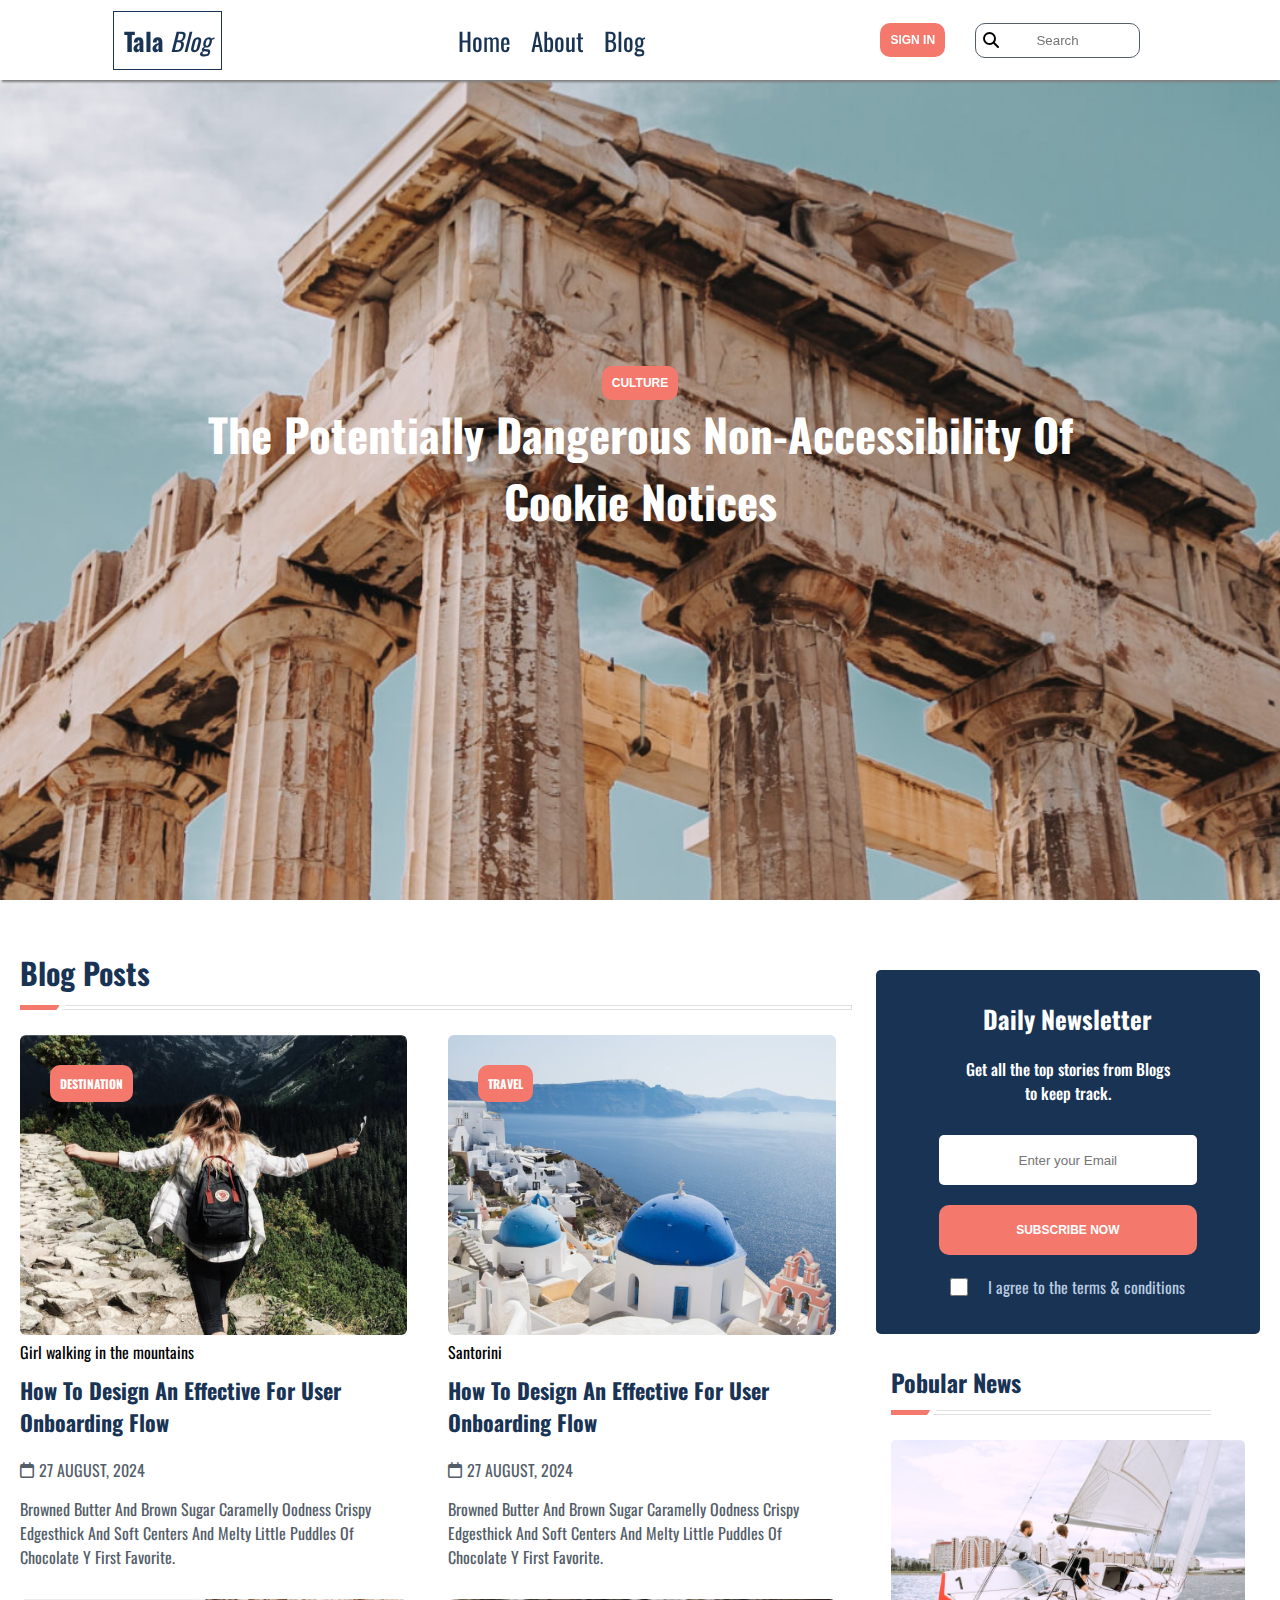
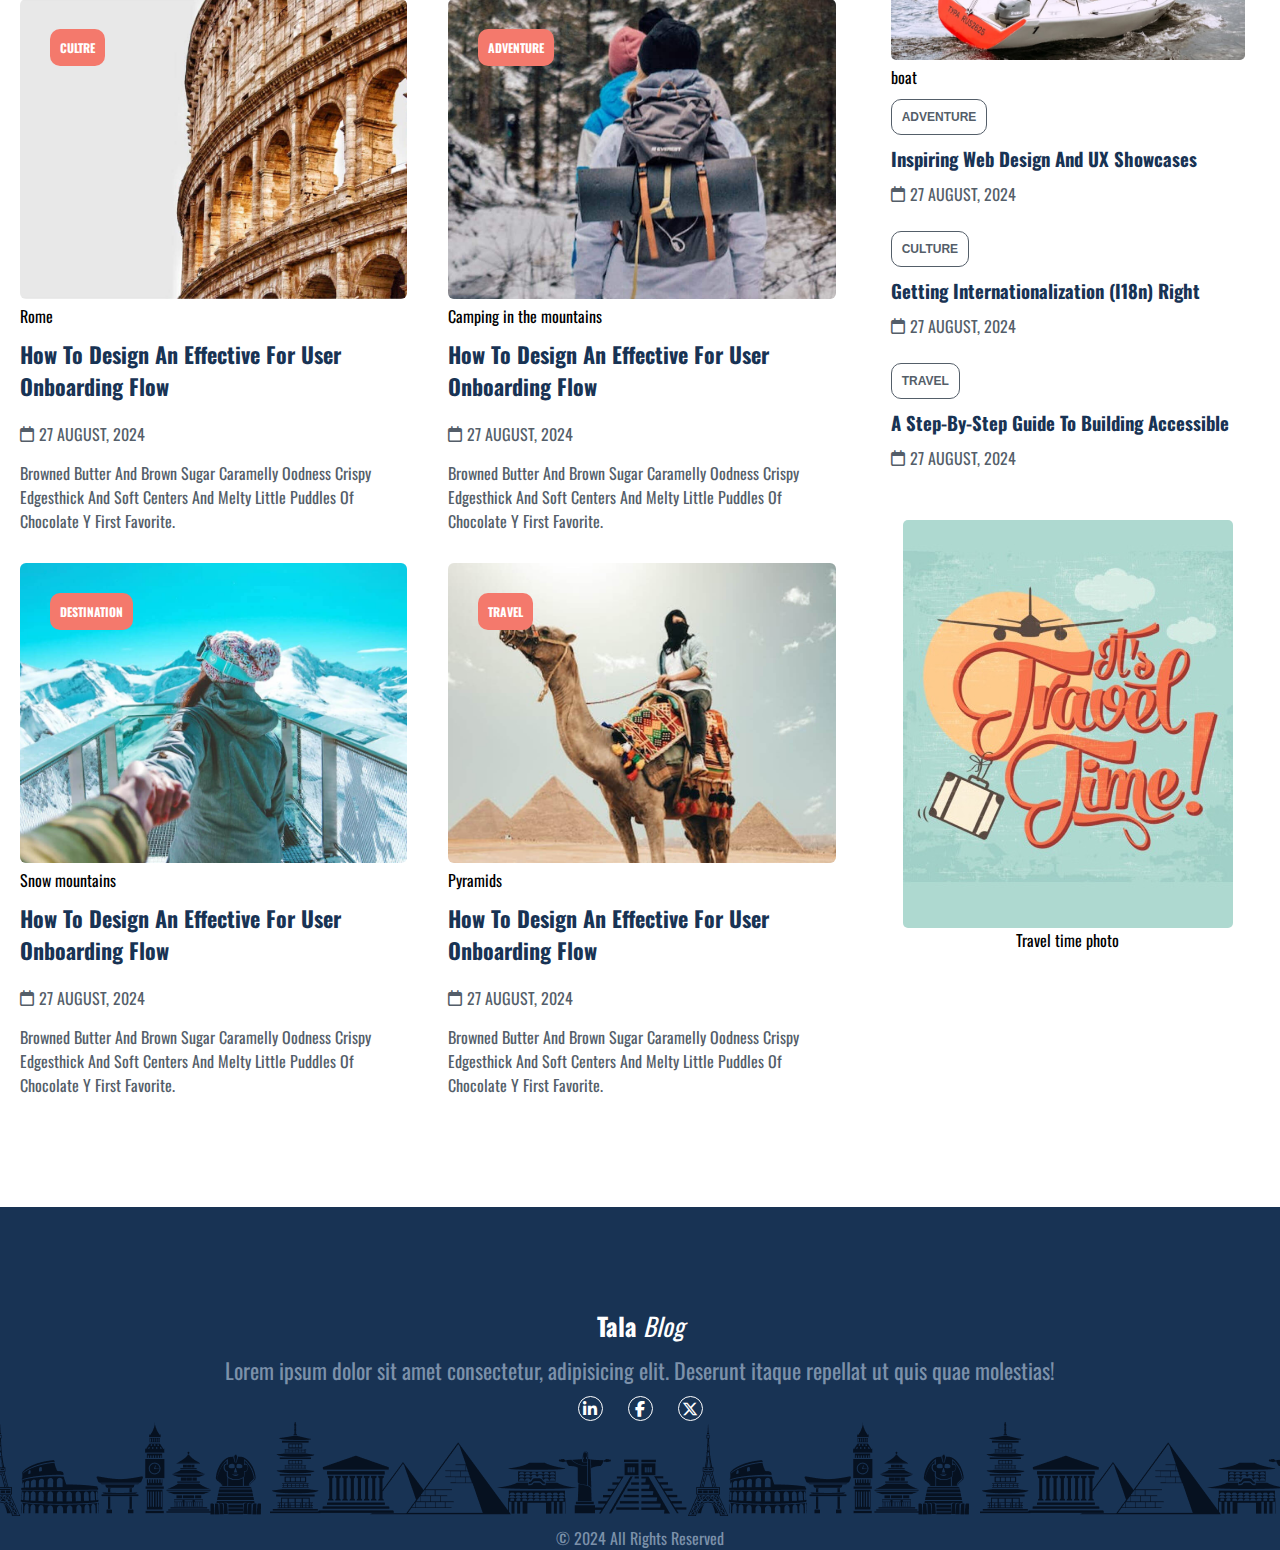
<file: index.html>
<!DOCTYPE html>
<html lang="en">
  <head>
    <meta charset="UTF-8" />
    <meta name="viewport" content="width=device-width, initial-scale=1.0" />
    <title>Blog website</title>
    <!-- google fonts -->
    <link rel="preconnect" href="https://fonts.googleapis.com" />
    <link rel="preconnect" href="https://fonts.gstatic.com" crossorigin />
    <link
      href="https://fonts.googleapis.com/css2?family=Oswald:wght@200..700&display=swap"
      rel="stylesheet"
    />
    <!-- fontawesome library -->
    <link rel="stylesheet" href="assets/css/all.min.css" />
    <!-- Main css -->
    <link rel="stylesheet" href="./assets/css/style.css" />
  </head>
  <body>
    <div class="container">
      <nav class="nav">
        <p><strong>Tala</strong> <em>Blog</em></p>
        <ul>
          <li><a href="index.html">Home</a></li>
          <li><a href="">About</a></li>
          <li><a href="blog-post.html">Blog</a></li>
        </ul>
        <div class="nav-last">
          <button class="btn--primary">Sign in</button>
          <div class="search">
            <i class="fa-solid fa-magnifying-glass"></i>
            <input type="text" placeholder="Search" />
          </div>
        </div>
      </nav>
      <header class="header">
        <button class="btn--primary">Culture</button>
        <h1 class="title">
          The Potentially Dangerous Non-Accessibility Of
          <br />
          Cookie Notices
        </h1>
      </header>
      <main class="main">
        <div class="title">
          <h2>Blog Posts</h2>
          <div class="line-blog-title"></div>
        </div>
        <div class="posts">
          <div class="card">
            <div class="card-image">
              <img src="assets/images/tr_weekly_post01.jpg" alt="post" />
              <figcaption>Girl walking in the mountains</figcaption>
              <a class="btn--primary" href="blog-post.html">Destination</a>
            </div>
            <div class="card-content">
              <h3>
                <a href="blog-post.html"
                  >How To Design An Effective For User Onboarding Flow</a
                >
              </h3>
              <div class="card-content-meta">
                <i class="fa-regular fa-calendar"></i>
                <span>27 August, 2024</span>
              </div>
              <p>
                Browned Butter And Brown Sugar Caramelly Oodness Crispy
                Edgesthick And Soft Centers And Melty Little Puddles Of
                Chocolate Y First Favorite.
              </p>
            </div>
          </div>
          <div class="card">
            <div class="card-image">
              <img src="assets/images/tr_weekly_post02.jpg" alt="post" />
              <figcaption>Santorini</figcaption>
              <a class="btn--primary" href="blog-post.html">Travel</a>
            </div>
            <div class="card-content">
              <h3>
                <a href="blog-post.html"
                  >How To Design An Effective For User Onboarding Flow</a
                >
              </h3>
              <div class="card-content-meta">
                <i class="fa-regular fa-calendar"></i>
                <span>27 August, 2024</span>
              </div>
              <p>
                Browned Butter And Brown Sugar Caramelly Oodness Crispy
                Edgesthick And Soft Centers And Melty Little Puddles Of
                Chocolate Y First Favorite.
              </p>
            </div>
          </div>
          <div class="card">
            <div class="card-image">
              <img src="assets/images/tr_weekly_post03.jpg" alt="post" />
              <figcaption>Rome</figcaption>
              <a class="btn--primary" href="blog-post.html">Cultre</a>
            </div>
            <div class="card-content">
              <h3>
                <a href="blog-post.html"
                  >How To Design An Effective For User Onboarding Flow</a
                >
              </h3>
              <div class="card-content-meta">
                <i class="fa-regular fa-calendar"></i>
                <span>27 August, 2024</span>
              </div>
              <p>
                Browned Butter And Brown Sugar Caramelly Oodness Crispy
                Edgesthick And Soft Centers And Melty Little Puddles Of
                Chocolate Y First Favorite.
              </p>
            </div>
          </div>
          <div class="card">
            <div class="card-image">
              <img src="assets/images/tr_weekly_post04.jpg" alt="post" />
              <figcaption>Camping in the mountains</figcaption>
              <a class="btn--primary" href="blog-post.html">Adventure</a>
            </div>
            <div class="card-content">
              <h3>
                <a href="blog-post.html"
                  >How To Design An Effective For User Onboarding Flow</a
                >
              </h3>
              <div class="card-content-meta">
                <i class="fa-regular fa-calendar"></i>
                <span>27 August, 2024</span>
              </div>
              <p>
                Browned Butter And Brown Sugar Caramelly Oodness Crispy
                Edgesthick And Soft Centers And Melty Little Puddles Of
                Chocolate Y First Favorite.
              </p>
            </div>
          </div>
          <div class="card">
            <div class="card-image">
              <img src="assets/images/tr_weekly_post05.jpg" alt="post" />
              <figcaption>Snow mountains</figcaption>
              <a class="btn--primary" href="blog-post.html">Destination</a>
            </div>
            <div class="card-content">
              <h3>
                <a href="blog-post.html"
                  >How To Design An Effective For User Onboarding Flow</a
                >
              </h3>
              <div class="card-content-meta">
                <i class="fa-regular fa-calendar"></i>
                <span>27 August, 2024</span>
              </div>
              <p>
                Browned Butter And Brown Sugar Caramelly Oodness Crispy
                Edgesthick And Soft Centers And Melty Little Puddles Of
                Chocolate Y First Favorite.
              </p>
            </div>
          </div>
          <div class="card">
            <div class="card-image">
              <img src="assets/images/tr_weekly_post06.jpg" alt="post" />
              <figcaption>Pyramids</figcaption>
              <a class="btn--primary" href="blog-post.html">Travel</a>
            </div>
            <div class="card-content">
              <h3>
                <a href="blog-post.html"
                  >How To Design An Effective For User Onboarding Flow</a
                >
              </h3>
              <div class="card-content-meta">
                <i class="fa-regular fa-calendar"></i>
                <span>27 August, 2024</span>
              </div>
              <p>
                Browned Butter And Brown Sugar Caramelly Oodness Crispy
                Edgesthick And Soft Centers And Melty Little Puddles Of
                Chocolate Y First Favorite.
              </p>
            </div>
          </div>
        </div>
      </main>
      <div class="subsicribe">
        <div class="subscribe-section">
          <div class="news-letter">
            <h4>Daily Newsletter</h4>
            <p>
              Get all the top stories from Blogs <br />
              to keep track.
            </p>
            <div class="subscribe-form">
              <form action="#">
                <div class="form-inputs">
                  <input type="text" placeholder="Enter your Email" />
                  <button type="submit" class="btn--secondary">
                    Subscribe Now
                  </button>
                </div>
                <div class="form-checkbox">
                  <input
                    type="checkbox"
                    id="checkbox"
                    name="checkbox"
                    value="checkbox"
                  />
                  <label for="checkbox"
                    >I agree to the terms & conditions</label
                  >
                </div>
              </form>
            </div>
          </div>
          <div class="popular-news">
            <h2>Pobular News</h2>
            <div class="title-line"></div>
            <div class="popular-posts">
              <div class="post-item">
                <div class="post-item-img">
                  <img src="assets/images/tr_hot_post.jpg" alt="post" />
                  <figcaption>boat</figcaption>
                </div>
                <div class="post-item-content">
                  <button class="btn--light">Adventure</button>
                  <h3>Inspiring Web Design And UX Showcases</h3>
                  <div class="card-content-meta">
                    <i class="fa-regular fa-calendar"></i>
                    <span>27 August, 2024</span>
                  </div>
                </div>
                <div class="post-item-content">
                  <button class="btn--light">Culture</button>
                  <h3>Getting Internationalization (I18n) Right</h3>
                  <div class="card-content-meta">
                    <i class="fa-regular fa-calendar"></i>
                    <span>27 August, 2024</span>
                  </div>
                </div>
                <div class="post-item-content">
                  <button class="btn--light">Travel</button>
                  <h3>A Step-By-Step Guide To Building Accessible</h3>
                  <div class="card-content-meta">
                    <i class="fa-regular fa-calendar"></i>
                    <span>27 August, 2024</span>
                  </div>
                </div>
              </div>
            </div>
          </div>
          <div class="populr-img">
            <img src="assets/images/sidebar_img03.jpg" alt="travel" />
            <figcaption>Travel time photo</figcaption>
          </div>
        </div>
      </div>
      <footer class="footer">
        <div class="footer-top">
          <div class="footer-content">
            <div class="logo">
              <p><strong>Tala</strong> <i>Blog</i></p>
            </div>
            <p class="para-footer">
              Lorem ipsum dolor sit amet consectetur, adipisicing elit. Deserunt
              itaque repellat ut quis quae molestias!
            </p>
            <ul>
              <li><i class="fa-brands fa-linkedin-in"></i></li>
              <li><i class="fa-brands fa-facebook-f"></i></li>
              <li><i class="fa-brands fa-x-twitter"></i></li>
            </ul>
          </div>
          <div class="footer-bg"></div>
        </div>
        <div class="footer-bottom">
          <p>© 2024 All Rights Reserved</p>
        </div>
      </footer>
    </div>
  </body>
</html>
</file>
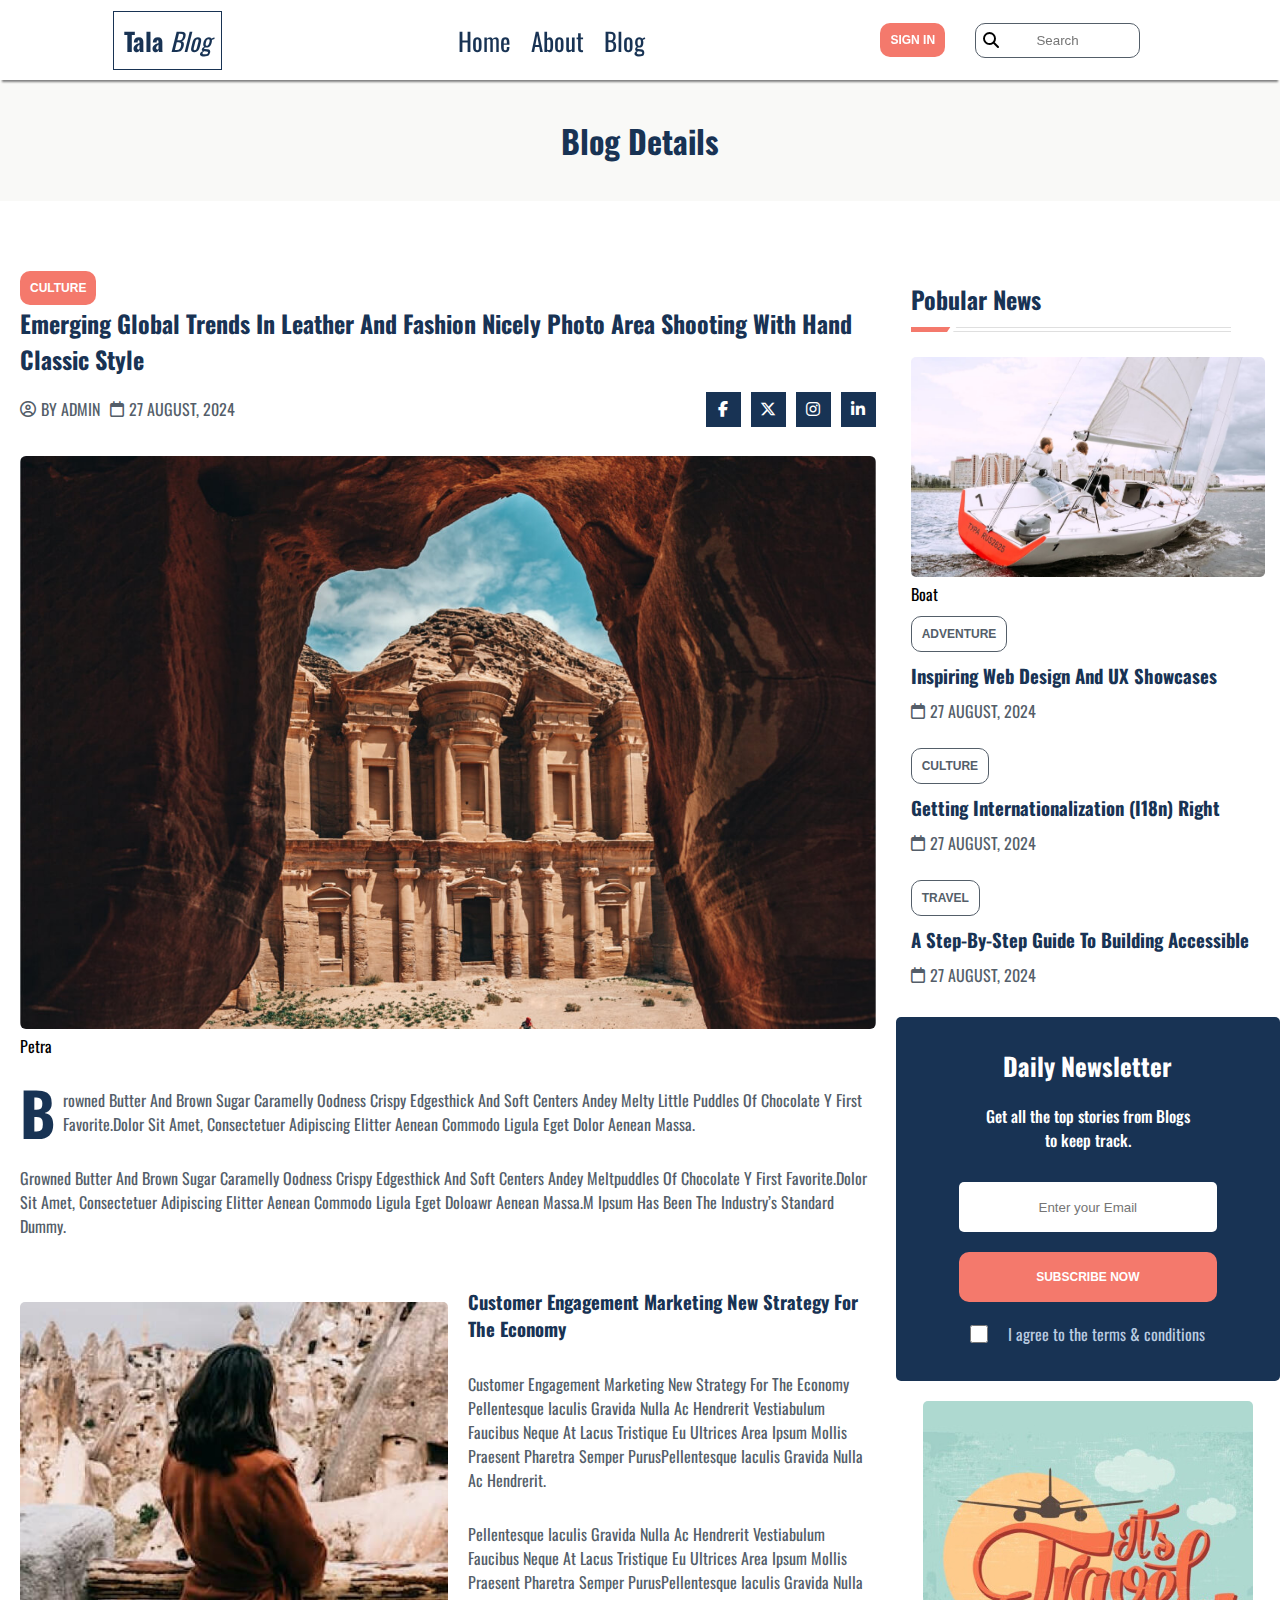
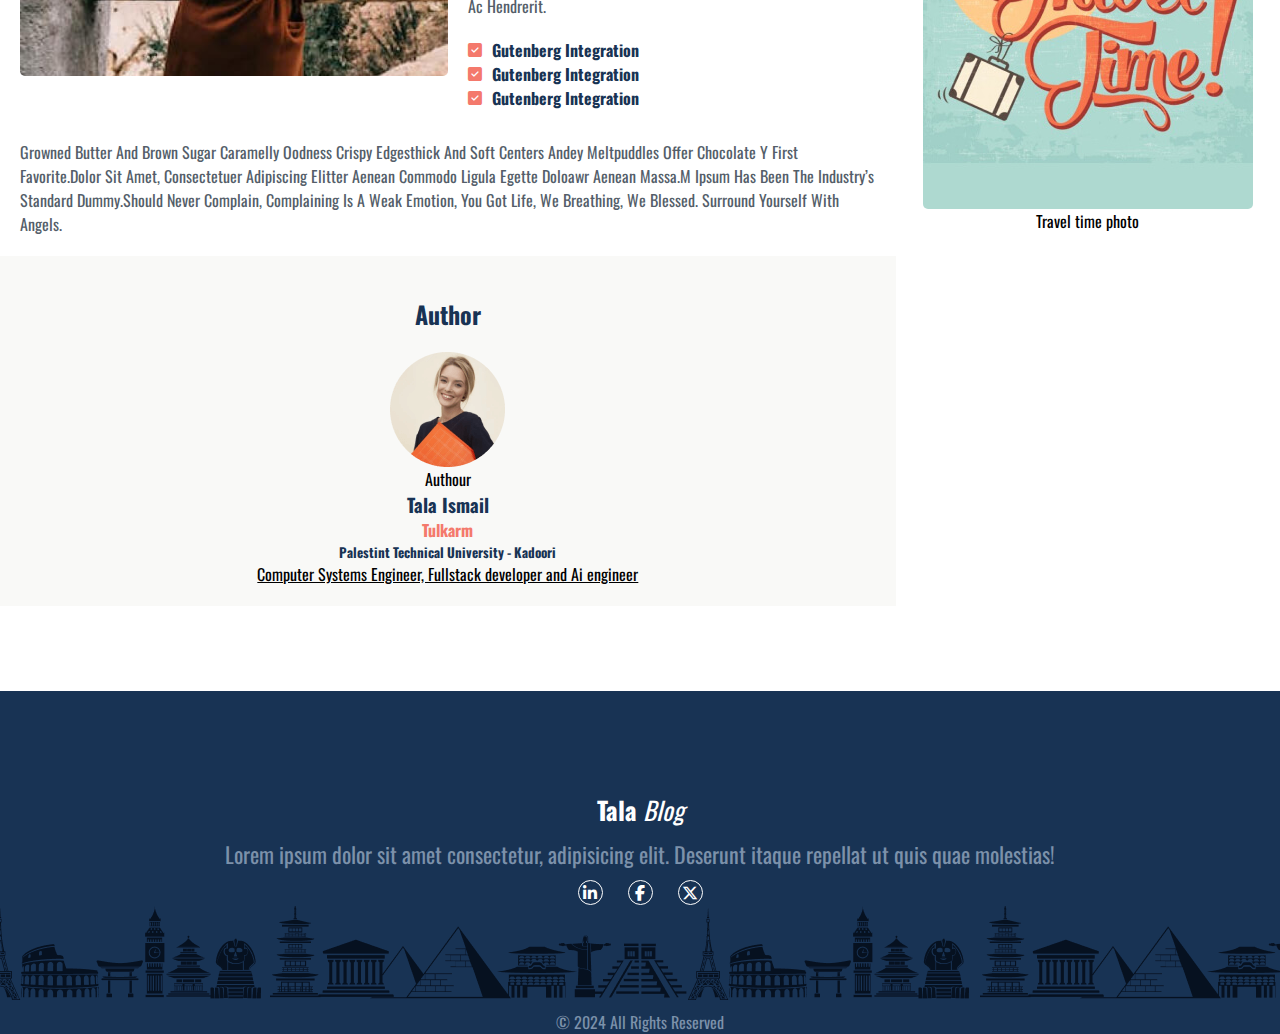
<file: blog-post.html>
<!DOCTYPE html>
<html lang="en">
  <head>
    <meta charset="UTF-8" />
    <meta name="viewport" content="width=device-width, initial-scale=1.0" />
    <title>Blog Details</title>
    <!-- google fonts -->
    <link rel="preconnect" href="https://fonts.googleapis.com" />
    <link rel="preconnect" href="https://fonts.gstatic.com" crossorigin />
    <link
      href="https://fonts.googleapis.com/css2?family=Oswald:wght@200..700&display=swap"
      rel="stylesheet"
    />
    <!-- fontawesome library -->
    <link rel="stylesheet" href="assets/css/all.min.css" />
    <!-- Main css -->
    <link rel="stylesheet" href="assets/css/style.css" />
    <link rel="stylesheet" href="assets/css/blog-post.css" />
  </head>
  <body>
    <div class="blog-container">
      <nav class="nav">
        <p><strong>Tala</strong> <em>Blog</em></p>
        <ul>
          <li><a href="index.html">Home</a></li>
          <li><a href="">About</a></li>
          <li><a href="blog-post.html">Blog</a></li>
        </ul>
        <div class="nav-last">
          <button class="btn--primary">Sign in</button>
          <div class="search">
            <i class="fa-solid fa-magnifying-glass"></i>
            <input type="text" placeholder="Search" />
          </div>
        </div>
      </nav>
      <header class="section-bg-gray">
        <h1>Blog Details</h1>
      </header>
      <main class="main">
        <div class="blog-content">
          <button class="btn--primary">Culture</button>
          <h2>
            Emerging Global Trends In Leather And Fashion Nicely Photo Area
            Shooting With Hand Classic Style
          </h2>
          <div class="blog-info">
            <div class="meta-blog">
              <div class="card-content-meta">
                <i class="fa-regular fa-circle-user"></i>
                <span>BY ADMIN</span>
              </div>
              <div class="card-content-meta">
                <i class="fa-regular fa-calendar"></i>
                <span>27 August, 2024</span>
              </div>
            </div>
            <div class="blog-icons">
              <ul>
                <li>
                  <a href="#"><i class="fa-brands fa-facebook-f"></i></a>
                </li>
                <li>
                  <a href="#"><i class="fa-brands fa-x-twitter"></i></a>
                </li>
                <li>
                  <a href="#"><i class="fa-brands fa-instagram"></i></a>
                </li>
                <li>
                  <a href="#"><i class="fa-brands fa-linkedin-in"></i></a>
                </li>
              </ul>
            </div>
          </div>
          <div class="blog-img">
            <img src="assets/images/tr_latest_post01.jpg" alt="Petra" />
            <figcaption>Petra</figcaption>
          </div>
          <p class="first-letter">
            Browned Butter And Brown Sugar Caramelly Oodness Crispy Edgesthick
            And Soft Centers Andey Melty Little Puddles Of Chocolate Y First
            Favorite.Dolor Sit Amet, Consectetuer Adipiscing Elitter Aenean
            Commodo Ligula Eget Dolor Aenean Massa.
          </p>
          <p>
            Growned Butter And Brown Sugar Caramelly Oodness Crispy Edgesthick
            And Soft Centers Andey Meltpuddles Of Chocolate Y First
            Favorite.Dolor Sit Amet, Consectetuer Adipiscing Elitter Aenean
            Commodo Ligula Eget Doloawr Aenean Massa.M Ipsum Has Been The
            Industry’s Standard Dummy.
          </p>
          <div class="sub-blog">
            <img src="assets/images/tr_editor_img01.jpg" alt="" />
            <div class="sub-blog-content">
              <h3>
                Customer Engagement Marketing New Strategy For The Economy
              </h3>
              <p>
                Customer Engagement Marketing New Strategy For The Economy
                Pellentesque Iaculis Gravida Nulla Ac Hendrerit Vestiabulum
                Faucibus Neque At Lacus Tristique Eu Ultrices Area Ipsum Mollis
                Praesent Pharetra Semper PurusPellentesque Iaculis Gravida Nulla
                Ac Hendrerit.
              </p>
              <p>
                Pellentesque Iaculis Gravida Nulla Ac Hendrerit Vestiabulum
                Faucibus Neque At Lacus Tristique Eu Ultrices Area Ipsum Mollis
                Praesent Pharetra Semper PurusPellentesque Iaculis Gravida Nulla
                Ac Hendrerit.
              </p>
              <ul>
                <li>
                  <i class="fa-solid fa-square-check"></i>
                  <h4>Gutenberg Integration</h4>
                </li>
                <li>
                  <i class="fa-solid fa-square-check"></i>
                  <h4>Gutenberg Integration</h4>
                </li>
                <li>
                  <i class="fa-solid fa-square-check"></i>
                  <h4>Gutenberg Integration</h4>
                </li>
              </ul>
            </div>
          </div>
          <p>
            Growned Butter And Brown Sugar Caramelly Oodness Crispy Edgesthick
            And Soft Centers Andey Meltpuddles Offer Chocolate Y First
            Favorite.Dolor Sit Amet, Consectetuer Adipiscing Elitter Aenean
            Commodo Ligula Egette Doloawr Aenean Massa.M Ipsum Has Been The
            Industry’s Standard Dummy.Should Never Complain, Complaining Is A
            Weak Emotion, You Got Life, We Breathing, We Blessed. Surround
            Yourself With Angels.
          </p>
        </div>
        <div class="author">
            <h2 class="auth">Author</h2>
            <div class="author-img">
                <img src="assets/images/avatar.png" alt="author" />
                <figcaption>Authour</figcaption>
            </div>
            <h3>Tala Ismail</h3>
            <h4>Tulkarm</h4>
            <h5>Palestint Technical University - Kadoori</h5>
            <p>
                <u>Computer Systems Engineer, Fullstack developer and Ai engineer</u>
            </p>
        </div>
      </main>
      <div class="sub">
        <div class="subscribe-section">
          <div class="popular-news">
            <h2>Pobular News</h2>
            <div class="title-line"></div>
            <div class="popular-posts">
              <div class="post-item">
                <div class="post-item-img">
                  <img src="assets/images/tr_hot_post.jpg" alt="post" />
                  <figcaption>Boat</figcaption>
                </div>
                <div class="post-item-content">
                  <button class="btn--light">Adventure</button>
                  <h3>Inspiring Web Design And UX Showcases</h3>
                  <div class="card-content-meta">
                    <i class="fa-regular fa-calendar"></i>
                    <span>27 August, 2024</span>
                  </div>
                </div>
                <div class="post-item-content">
                  <button class="btn--light">Culture</button>
                  <h3>Getting Internationalization (I18n) Right</h3>
                  <div class="card-content-meta">
                    <i class="fa-regular fa-calendar"></i>
                    <span>27 August, 2024</span>
                  </div>
                </div>
                <div class="post-item-content">
                  <button class="btn--light">Travel</button>
                  <h3>A Step-By-Step Guide To Building Accessible</h3>
                  <div class="card-content-meta">
                    <i class="fa-regular fa-calendar"></i>
                    <span>27 August, 2024</span>
                  </div>
                </div>
              </div>
            </div>
          </div>
          <div class="news-letter">
            <h4>Daily Newsletter</h4>
            <p>
              Get all the top stories from Blogs <br />
              to keep track.
            </p>
            <div class="subscribe-form">
              <form action="#">
                <div class="form-inputs">
                  <input type="text" placeholder="Enter your Email" />
                  <button type="submit" class="btn--secondary">
                    Subscribe Now
                  </button>
                </div>
                <div class="form-checkbox">
                  <input
                    type="checkbox"
                    id="checkbox"
                    name="checkbox"
                    value="checkbox"
                  />
                  <label for="checkbox"
                    >I agree to the terms & conditions</label
                  >
                </div>
              </form>
            </div>
          </div>
          <div class="populr-img">
            <img src="assets/images/sidebar_img03.jpg" alt="travel" />
            <figcaption>Travel time photo</figcaption>
          </div>
        </div>
      </div>
      <footer class="footer">
        <div class="footer-top">
          <div class="footer-content">
            <div class="logo">
              <p><strong>Tala</strong> <i>Blog</i></p>
            </div>
            <p class="para-footer">
              Lorem ipsum dolor sit amet consectetur, adipisicing elit. Deserunt
              itaque repellat ut quis quae molestias!
            </p>
            <ul>
              <li><i class="fa-brands fa-linkedin-in"></i></li>
              <li><i class="fa-brands fa-facebook-f"></i></li>
              <li><i class="fa-brands fa-x-twitter"></i></li>
            </ul>
          </div>
          <div class="footer-bg"></div>
        </div>
        <div class="footer-bottom">
          <p>© 2024 All Rights Reserved</p>
        </div>
      </footer>
    </div>
  </body>
</html>
</file>
<file: assets/css/style.css>
@import url("color-system.css");
@import url("button-style.css");
@import url("space-style.css");
@import url("components.css");

* {
    margin: 0;
    padding: 0;
    box-sizing: border-box;
}

body {
    font-family: "Oswald", sans-serif;
}

.container {
    display: grid;
    grid-template-columns: 1fr;
    grid-template-areas: 
    "nv"
    "hd"
    "mn"
    "sb"
    "ftr";
    margin: auto;
}

.nav {
    grid-area: nv;
    background-color: var(--color-white);
    height: 50px;
    position: fixed;
    width: 100%;
    display: flex;
    justify-content: space-around;
    align-items: center;
    z-index: 1;
}

.nav p {
    color: var(--color-primary);
    font-size: var(--fs-sm);
}

.nav ul {
    display: flex;
    justify-content: center;
    align-items: center;
    gap: 20px;
    padding: 10px;
}

.nav ul li {
    list-style: none;
}

.nav ul li a {
    color: var(--color-primary);
    text-decoration: none;
    font-size: var(--fs-sm);
    transition: 0.7s;
    -webkit-transition: 0.7s;
    -moz-transition: 0.7s;
    -ms-transition: 0.7s;
    -o-transition: 0.7s;
}

.nav ul li a:active {
    color: var(--color-secondary);
}

.nav ul li a:hover {
    color: var(--color-secondary);
}

.search {
    position: relative;
    display: flex;
    justify-content: center;
    align-items: center;
}

.nav-last {
    display: flex;
    justify-content: center;
    align-items: center;
    gap: 3px;
}

.nav-last .search input {
    width: 75%;
    border: 1px solid var(--color-para);
    border-radius: 10px;
    -webkit-border-radius: 10px;
    -moz-border-radius: 10px;
    -ms-border-radius: 10px;
    -o-border-radius: 10px;
    background: var(--color-white);
    text-align: center;
    padding: 13px 20px;
    color: var(--color-secondary);
    height: 35px;
    margin: 0;
    display: none;
}

.nav-last .search i {
    position: absolute;
    left: 0;
}

.header {
    grid-area: hd;
    background-image: url("../images/header.jpg");
    background-size: cover;
    background-repeat: no-repeat;
    background-position-x: center;
    background-position-y: center;
    height: 100vh;
    display: flex;
    flex-direction: column;
    justify-content: center;
    align-items: center;
    font-family: "Oswald", sans-serif;;
}

.header::after {
    content: '';
    position: absolute;
    left: 0;
    top: 0;
    background: linear-gradient(0deg, rgba(0,0,0,0.89) 0%, rgba(0,0,0,0.55) 0.01%, rgba(10, 23, 41, 0) 53.96%);
}

.header .title {
    color: var(--color-white);
    text-align: center;
    font-size: 25px;
}

.main {
    grid-area: mn;
    margin-top: var(--space-xl);
    margin-bottom: var(--space-xl);
}

.main .title h2 {
    padding-left: 20px;
    font-size: 30px;
}

.line-blog-title {
    width: 65%;
    height: 5px;
    position: absolute;
    border: 1px solid #DFDFDF;
    border-left: 0;
    margin-top: 10px;
    margin-left: 20px;
}

.line-blog-title::before {
    content: "";
    position: absolute;
    top: -1px;
    width: 40px;
    height: 5px;
    background-color: var(--color-secondary);
}

.line-blog-title::after {
    content: "";
    position: absolute;
    left: 36px;
    top: -1.5px;
    width: 10px;
    height: 6px;
    background-color: var(--color-white);
    clip-path: polygon(40% 0, 100% 0%, 60% 100%, 0 100%);
}

.main .posts {
    display: grid;
    grid-template-columns: 1fr;
    grid-gap: 20px;
    justify-content: center;
    padding: 20px;
    margin-top: 20px;
}

.main .posts .card {
    background: #fff;
    border-radius: 8px;
    margin-bottom: 20px;
}

.card-image {
    position: relative;
    margin-bottom: 10px;
    width: 100%;
}

.card-image img {
    width: 100%;
    border-radius: 6px;
    -webkit-border-radius: 6px;
    -moz-border-radius: 6px;
    -ms-border-radius: 6px;
    -o-border-radius: 6px;
    height: 300px;
    object-fit: cover;
}

.card-image a {
    text-decoration: none;
    position: absolute;
    left: 30px;
    top: 30px;
}

.card-content h3 {
    margin-bottom: 20px;
}

.card-content h3 a {
    text-decoration: none;
    color: var(--color-primary);
    font-size: var(--fs-md);
    margin-bottom: var(--space-md);
    transition: 0.7s;
    -webkit-transition: 0.7s;
    -moz-transition: 0.7s;
    -ms-transition: 0.7s;
    -o-transition: 0.7s;
}

.card-content h3 a:hover {
    color: var(--color-secondary);
}

.card-content-meta {
    color: var(--color-para);
    display: flex;
    align-items: center;
    text-transform: uppercase;
    gap: 5px;
    margin-bottom: var(--space-md);
}

.card-content p {
    color: var(--color-para);
    font-size: 16px;
}

.subsicribe {
    grid-area: sb;
    width: 100%;
    padding: 20px;
    margin-top: var(--space-xl);
    margin-bottom: var(--space-xl);
}

.news-letter {
    background-color: var(--color-primary);
    border-radius: 5px;
    -webkit-border-radius: 5px;
    -moz-border-radius: 5px;
    -ms-border-radius: 5px;
    -o-border-radius: 5px;
    text-align: center;
    position: relative;
    padding: 30px 20px 15px;
}

.news-letter h4 {
    color: var(--color-white);
    font-weight: var(--fw-bold);
    font-size: var(--fs-lg);
    margin-bottom: var(--space-lg);
}

.news-letter p {
    color: var(--color-white);
    font-weight: var(--fw-normal);
    margin-bottom: var(--space-lgg);
}

.news-letter .subscribe-form form .form-inputs input {
    width: 75%;
    border: none;
    border-radius: 5px;
    -webkit-border-radius: 5px;
    -moz-border-radius: 5px;
    -ms-border-radius: 5px;
    -o-border-radius: 5px;
    background: var(--color-white);
    text-align: center;
    padding: 13px 20px;
    color: var(--color-secondary);
    height: 50px;
    margin: 0;
}

.news-letter .subscribe-form form .form-inputs button {
    width: 75%;
    justify-content: center;
    margin-top: var(--space-lg);
    height: 50px;
}

.form-checkbox {
    display: flex;
    align-items: center;
    justify-content: center;
    margin: 0;
    padding: 0;
    margin-top: var(--space-lg);
    gap: var(--space-lg);
    padding-bottom: 20px;
}

.form-checkbox input {
    border-radius: 3px;
    -webkit-border-radius: 3px;
    -moz-border-radius: 3px;
    -ms-border-radius: 3px;
    -o-border-radius: 3px;
    border: 1px solid var(--color-light-blue);
    width: 18px;
    height: 18px;
    cursor: pointer;
    background-color: var(--color-primary);
}

.form-checkbox label {
    color: var(--color-light-blue);
}

.popular-news {
    margin-top: var(--space-md);
    padding: var(--space-md);
}

.popular-posts {
    margin-top: 40px;
}

.popular-posts .post-item .post-item-img img {
    border-radius: 5px;
    width: 100%;
    object-fit: cover;
    height: 220px;
    -webkit-border-radius: 5px;
    -moz-border-radius: 5px;
    -ms-border-radius: 5px;
    -o-border-radius: 5px;
}

.title-line {
    width: 25%;
    height: 5px;
    position: absolute;
    border: 1px solid #DFDFDF;
    border-left: 0;
    border-right: 0;
    margin-top: 10px;
}

.title-line::before {
    content: "";
    position: absolute;
    top: -1px;
    width: 40px;
    height: 5px;
    background-color: var(--color-secondary);
}

.title-line::after {
    content: "";
    position: absolute;
    left: 36px;
    top: -1.5px;
    width: 10px;
    height: 6px;
    background-color: var(--color-white);
    clip-path: polygon(40% 0, 100% 0%, 60% 100%, 0 100%);
}

.post-item-content {
    padding-top: 10px;
}

.post-item-content h3 {
    padding-top: 10px;
    padding-bottom: 10px;
    transition: 0.7s;
    -webkit-transition: 0.7s;
    -moz-transition: 0.7s;
    -ms-transition: 0.7s;
    -o-transition: 0.7s;
}

.post-item-content h3:hover {
    color: var(--color-secondary);
}

.populr-img {
    margin-top: var(--space-lg);
    display: flex;
    justify-content: center;
    flex-direction: column;
    align-items: center;
}

.populr-img img {
    border-radius: 5px;
    -webkit-border-radius: 5px;
    -moz-border-radius: 5px;
    -ms-border-radius: 5px;
    -o-border-radius: 5px;
}

.footer{
    margin-top: var(--space-lg);
    grid-area: ftr;
    width: 100%;
    background-color: var(--color-primary);
    display: flex;
    flex-direction: column;
    justify-content: center;
    align-items: center;
}

.footer-top {
    width: 100%;
    padding: 100px 0 0 0;
}

.footer-top .footer-content {
    width: 100%;
    display: flex;
    flex-direction: column;
    justify-content: center;
    align-items: center;
    gap: var(--space-s);
    color: var(--color-white);
}

.footer-top .footer-bg {
    background-image: url("../images/footer_shape02.png");
    background-repeat: repeat;
    left: 0;
    bottom: 0;
    background-size: cover;
    background-position: center;
    width: 100%;
    height: 95px;
}

.footer-top .para-footer {
    width: 75%;
    margin: auto;
    text-align: center;
    font-size: var(--fs-sm);
    color: var(--color-footer);
}

.footer .footer-top .logo p {
    color: var(--color-white);
    font-size: var(--fs-md);
}

.footer-top ul {
    display: flex;
    justify-content: center;
    align-items: center;
    gap: var(--fs-lg);
}

.footer-top ul li {
    list-style: none;
}

.footer-top ul li i {
    border: 1px solid;
    width: var(--fs-lg);
    height: var(--fs-lg);
    line-height: var(--fs-lg);
    text-align: center;
    border-radius: 50%;
    -webkit-border-radius: 50%;
    -moz-border-radius: 50%;
    -ms-border-radius: 50%;
    -o-border-radius: 50%;
    transition: 0.5s;
    -webkit-transition: 0.5s;
    -moz-transition: 0.5s;
    -ms-transition: 0.5s;
    -o-transition: 0.5s;
}

.footer-top ul li i:hover {
    transform: rotate(360deg);
    -webkit-transform: rotate(360deg);
    -moz-transform: rotate(360deg);
    -ms-transform: rotate(360deg);
    -o-transform: rotate(360deg);
    background-color: var(--color-secondary);
    }

.footer-bottom {
    color: var(--color-footer);
    text-align: center;
    padding-top: var(--space-s);
}

@media (min-width: 600px) and (max-width: 900px) {

    .container {
        grid-template-columns: 4fr 1f;
        grid-template-areas: 
        "nv"
        "hd"
        "mn"
        "sb"
        "ftr";
    }

    .header .title {
        font-size: 30px;
    }

    .nav ul li a, .nav p {
        font-size: var(--fs-md);
    }

    .main .posts {
        display: grid;
        grid-template-columns: 1fr 1fr;
        grid-column-gap: 20px;
        grid-row-gap: 100px;
        justify-content: center;
    }

    .footer .footer-top .logo p {
        font-size: var(--fs-md);
    }

    .footer-top .para-footer {
        font-size: var(--fs-sm);
    }
}
@media (min-width: 901px) {
    .container {
        grid-template-columns: 4fr 1f;
        grid-template-areas: 
        "nv nv "
        "hd hd"
        "mn sb"
        "ftr ftr";
    }

    .nav {
        height: 80px;
        box-shadow: 0 4px 2px -2px gray;
    }

    .nav-last .search input {
        display: block;
    }

    .nav-last .search i {
        left: 35px;
    }
    

    .header .title {
        font-size: 45px;
    }

    .nav ul li a, .nav p{
        font-size: var(--fs-lg);
    }

    .main .posts {
        display: grid;
        grid-template-columns: repeat(2,1fr);
        grid-column-gap: 5%;
        grid-row-gap: 10px;
        justify-content: center;
    }

    .main .posts .card {
        width: 100%;
    }

    .nav p {
        border: 1px solid var(--color-primary);
        padding: var(--space-s);
    }

    .footer .footer-top .logo p {
        color: var(--color-white);
        font-size: var(--fs-lg);
    }

    .footer-top .para-footer {
        font-size: var(--fs-md);
    }
}
</file>
<file: assets/css/blog-post.css>
@import url("color-system.css");
@import url("button-style.css");
@import url("space-style.css");
@import url("components.css");

* {
    box-sizing: border-box;
    margin: 0;
    padding: 0;
}

body {
    font-family: "Oswald", sans-serif;
}

.blog-container {
    display: grid;
    grid-template-columns: 1fr;
    grid-template-rows: 1fr;
    grid-template-areas: 
    "nav"
    "sc"
    "mn"
    "sb"
    "ftr"
    ;
    margin: auto;
}

.nav {
    grid-area: nav;
}

.section-bg-gray {
    grid-area: sc;
    background-color: #F9F9F7;
    padding: 37px 0;
    margin-top: 80px;
    text-align: center;
}

.main {
    grid-area: mn;
    margin-top: var(--space-xl);
}

.main .auth {
    padding: var(--space-lg);
    text-align: center;
}

.blog-content {
    padding: var(--space-lg);
}

.blog-info {
    display: flex;
    flex-direction: column;
    align-items: center;
}

.meta-blog {
    padding-top: var(--space-lg);
    display: flex;
    align-items: center;
    gap: 10px;
}

.blog-icons ul{
    display: flex;
    justify-content: center;
    align-items: center;
    gap: 10px;
}

.blog-icons ul li a{
    text-decoration: none;
    width: 35px;
    height: 35px;
    display: flex;
    justify-content: center;
    align-items: center;
    background-color: var(--color-primary);
    color: var(--color-white);
}

.blog-img img {
    margin-top: var(--space-lg);
    width: 100%;
    object-fit: cover;
    border-radius: 6px;
    -webkit-border-radius: 6px;
    -moz-border-radius: 6px;
    -ms-border-radius: 6px;
    -o-border-radius: 6px;
}

.blog-content p {
    color: var(--color-para);
    margin-top: var(--space-lgg);
}

p.first-letter::first-letter {
    font-size: 60px;
    float: left;
    font-weight: var(--fw-bold);
    color: var(--color-primary);
    margin-right: 8px;
    line-height: 0.8;
}

.sub-blog {
    margin-top: var(--space-lgg);
    display: flex;
    flex-direction: column;
    gap: 20px;
    justify-content: center;
    align-items: center;
}

.sub-blog img {
    width: 50%;
    border-radius: 5px;
    -webkit-border-radius: 5px;
    -moz-border-radius: 5px;
    -ms-border-radius: 5px;
    -o-border-radius: 5px;
}

.sub-blog .sub-blog-content {
    margin-top: var(--space-lg);
}

.sub-blog .sub-blog-content ul {
    margin-top: var(--space-lg);
}

.sub-blog .sub-blog-content ul li {
    display: flex;
    align-items: center;
    gap: 10px;
}

.sub-blog .sub-blog-content ul li i {
    color: var(--color-secondary);
}

.sub-blog .sub-blog-content ul li span{
    color: var(--color-primary);
}

.sub {
    grid-area: sb;
    margin-top: var(--space-xl);
}

.author {
    margin-bottom: var(--space-md);
    padding: var(--space-lg);
    background-color: #F9F9F7;
    display: flex;
    justify-content: center;
    align-items: center;
    flex-direction: column;
}

.author-img {
    display: flex;
    justify-content: center;
    align-items: center;
    flex-direction: column;
}

.author h4 {
    color: var(--color-secondary);
}

.footer {
    grid-area: ftr;
    bottom: 0%;
}

@media (min-width: 600px) and (max-width: 900px) 
{
    .blog-container {
        grid-template-columns: 1fr;
        grid-template-areas:
        "nv"
        "sc"
        "mn"
        "sb"
        "ftr";
    }

    .blog-info {
        flex-direction: row;
        align-items: center;
        justify-content: space-between;
    }
}
@media (min-width: 901px) {
    .blog-container {
        grid-template-columns: 3fr 1f;
        grid-template-areas: 
        "nv nv"
        "sc sc"
        "mn sb"
        "ftr ftr";
    }

    .blog-info {
        flex-direction: row;
        align-items: center;
        justify-content: space-between;
        align-items: baseline;
    }

    .sub-blog {
        flex-direction: row;
    }
}
</file>
